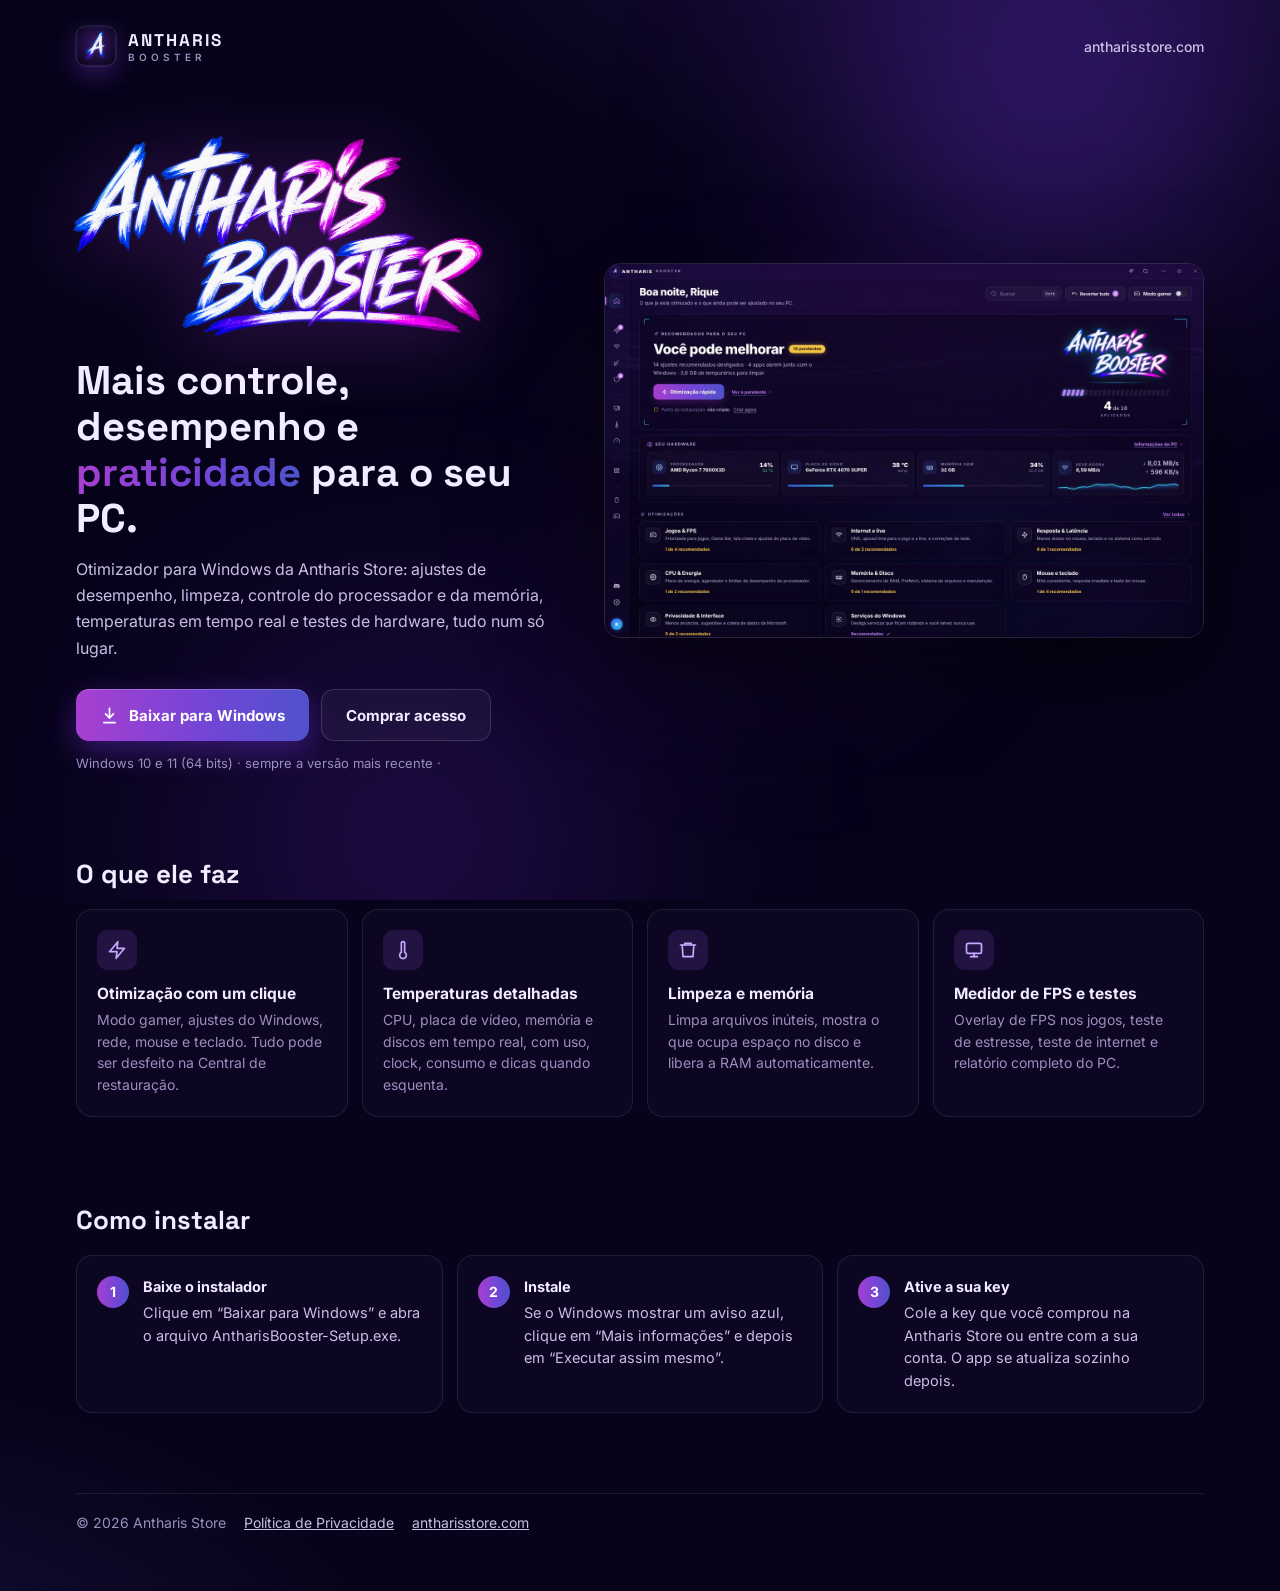
<file: docs/index.html>
<!doctype html>
<html lang="pt-BR">
<head>
<meta charset="utf-8">
<meta name="viewport" content="width=device-width, initial-scale=1">
<title>Antharis Booster</title>
<meta name="description" content="Antharis Booster: mais controle, desempenho e praticidade para o seu PC. Otimizador para Windows da Antharis Store.">
<meta name="theme-color" content="#0a0420">
<link rel="icon" href="icon.png">
<link rel="stylesheet" href="https://fonts.googleapis.com/css2?family=Inter:wght@400;500;600;700&family=Space+Grotesk:wght@600;700&display=swap">
<style>
  :root { --bg: #07031a; --card: rgba(18,8,42,.66); --line: rgba(255,255,255,.09); --text: #f1ecff; --soft: #c9bfe6; --muted: #9a8fbd; --pri: #a76bff;
    --grad: linear-gradient(90deg, #a83fd0, #7445d6 55%, #4f52cc); }
  * { box-sizing: border-box; }
  html { scroll-behavior: smooth; overflow-x: hidden; }
  body { margin: 0; min-height: 100vh; background: radial-gradient(1100px 600px at 80% -10%, rgba(124,58,237,.22), transparent 60%), radial-gradient(900px 600px at -10% 110%, rgba(79,82,204,.18), transparent 60%), var(--bg); color: var(--text); font-family: Inter, system-ui, sans-serif; overflow-x: hidden; }
  a { color: #c9a8ff; }
  .fog { position: fixed; inset: 0; pointer-events: none; z-index: 0; overflow: hidden; }
  .fog i { position: absolute; border-radius: 50%; filter: blur(90px); will-change: transform; }
  .fog .f1 { width: 760px; height: 520px; right: -12%; top: -16%; background: radial-gradient(circle, rgba(124,58,237,.40), transparent 68%); animation: fogA 34s ease-in-out infinite alternate; }
  .fog .f2 { width: 820px; height: 560px; left: 0; bottom: -24%; background: radial-gradient(circle, rgba(91,33,182,.34), transparent 68%); animation: fogB 41s ease-in-out infinite alternate; }
  .fog .f3 { width: 520px; height: 420px; left: 40%; top: 34%; background: radial-gradient(circle, rgba(168,63,208,.16), transparent 68%); animation: fogA 52s ease-in-out infinite alternate-reverse; }
  @keyframes fogA { 50% { transform: translate(-30vw, 22vh) scale(1.2); } 100% { transform: translate(-50vw, 6vh) scale(.95); } }
  @keyframes fogB { 50% { transform: translate(30vw, -26vh) scale(1.15); } 100% { transform: translate(48vw, -8vh); } }
  .wrap { position: relative; z-index: 1; max-width: 1160px; margin: 0 auto; padding: 26px 16px 60px; }
  header { display: flex; align-items: center; justify-content: space-between; gap: 12px; }
  .brand { display: flex; align-items: center; gap: 12px; text-decoration: none; color: var(--text); }
  .brand img { width: 40px; height: 40px; border-radius: 11px; box-shadow: 0 0 0 1px var(--line), 0 8px 24px rgba(124,58,237,.35); }
  .brand b { font-family: 'Space Grotesk', sans-serif; font-size: 17px; letter-spacing: .12em; }
  .brand small { display: block; font-size: 10px; letter-spacing: .4em; color: var(--muted); font-weight: 600; }
  .nav-a { color: var(--soft); text-decoration: none; font-size: 14px; font-weight: 500; }
  .hero { display: grid; grid-template-columns: 1fr 1.25fr; gap: 48px; align-items: center; margin-top: 64px; }
  .logo { width: min(420px, 100%); display: block; margin: 0 0 18px -8px; filter: drop-shadow(0 10px 40px rgba(168,63,208,.35)); animation: rise .8s cubic-bezier(.2,1,.3,1) both; }
  h1 { font-family: 'Space Grotesk', sans-serif; font-size: clamp(28px, 3.6vw, 40px); line-height: 1.15; margin: 0 0 14px; animation: rise .8s .08s cubic-bezier(.2,1,.3,1) both; }
  h1 span { background: var(--grad); -webkit-background-clip: text; background-clip: text; color: transparent; }
  .lead { color: var(--soft); line-height: 1.65; font-size: 16px; margin: 0; animation: rise .8s .16s cubic-bezier(.2,1,.3,1) both; }
  .btns { display: flex; flex-wrap: wrap; gap: 12px; margin-top: 28px; animation: rise .8s .24s cubic-bezier(.2,1,.3,1) both; }
  .btn { display: inline-flex; align-items: center; gap: 10px; height: 52px; padding: 0 24px; border-radius: 13px; font-weight: 700; font-size: 15px; text-decoration: none; transition: transform .15s, box-shadow .2s, background .2s; }
  .btn svg { width: 19px; height: 19px; }
  .btn.pri { background: var(--grad); color: #fff; box-shadow: 0 10px 30px rgba(124,58,237,.38), inset 0 1px 0 rgba(255,255,255,.2); }
  .btn.pri:hover { transform: translateY(-2px); box-shadow: 0 14px 40px rgba(124,58,237,.5); }
  .btn.sec { border: 1px solid rgba(255,255,255,.14); color: var(--text); background: rgba(255,255,255,.04); }
  .btn.sec:hover { background: rgba(255,255,255,.08); }
  .small { margin-top: 14px; font-size: 13px; color: var(--muted); animation: rise .8s .3s cubic-bezier(.2,1,.3,1) both; }
  .shot { min-width: 0; position: relative; isolation: isolate; animation: rise 1s .2s cubic-bezier(.2,1,.3,1) both; }
  .shot::before { content: ''; position: absolute; inset: -4% 0; background: radial-gradient(closest-side, rgba(124,58,237,.35), transparent); filter: blur(30px); z-index: -1; }
  .shot img { width: 100%; display: block; border-radius: 16px; border: 1px solid rgba(255,255,255,.12); box-shadow: 0 30px 90px rgba(0,0,0,.55); }
  @keyframes rise { from { opacity: 0; transform: translateY(18px); } }
  h2 { font-family: 'Space Grotesk', sans-serif; font-size: 26px; margin: 86px 0 18px; }
  .feats { display: grid; grid-template-columns: repeat(auto-fit, minmax(240px, 1fr)); gap: 14px; }
  .feat { background: var(--card); border: 1px solid var(--line); border-radius: 16px; padding: 20px; transition: transform .2s, border-color .2s; }
  .feat:hover { transform: translateY(-3px); border-color: rgba(167,107,255,.35); }
  .feat .ic { width: 40px; height: 40px; border-radius: 11px; display: grid; place-items: center; background: rgba(167,107,255,.14); color: #c9a8ff; margin-bottom: 14px; }
  .feat .ic svg { width: 20px; height: 20px; }
  .feat b { display: block; margin-bottom: 6px; font-size: 15.5px; } .feat span { color: var(--muted); font-size: 14px; line-height: 1.55; }
  .steps { display: grid; grid-template-columns: repeat(auto-fit, minmax(240px, 1fr)); gap: 14px; counter-reset: s; }
  .step { background: var(--card); border: 1px solid var(--line); border-radius: 16px; padding: 20px 20px 20px 66px; position: relative; color: var(--soft); font-size: 14.5px; line-height: 1.55; }
  .step::before { counter-increment: s; content: counter(s); position: absolute; left: 20px; top: 20px; width: 32px; height: 32px; border-radius: 50%; background: var(--grad); color: #fff; font-weight: 700; display: grid; place-items: center; font-size: 14px; }
  .step b { color: var(--text); display: block; margin-bottom: 4px; }
  footer { margin-top: 80px; padding-top: 20px; border-top: 1px solid var(--line); display: flex; flex-wrap: wrap; gap: 18px; color: var(--muted); font-size: 14px; }
  footer a { color: var(--soft); }
  @media (max-width: 860px) { .hero { grid-template-columns: 1fr; margin-top: 40px; gap: 36px; } .logo { margin-left: -4px; } }
  @media (prefers-reduced-motion: reduce) { *, *::before { animation: none !important; transition: none !important; } }
</style>
</head>
<body>
<div class="fog" aria-hidden="true"><i class="f1"></i><i class="f2"></i><i class="f3"></i></div>
<div class="wrap">
  <header>
    <a class="brand" href="./"><img src="icon.png" alt=""><div><b>ANTHARIS</b><small>BOOSTER</small></div></a>
    <a class="nav-a" href="https://antharisstore.com/">antharisstore.com</a>
  </header>
  <section class="hero">
    <div>
      <img class="logo" src="logo.png" alt="Antharis Booster">
      <h1>Mais controle, desempenho e <span>praticidade</span> para o seu PC.</h1>
      <p class="lead">Otimizador para Windows da Antharis Store: ajustes de desempenho, limpeza, controle do processador e da memória, temperaturas em tempo real e testes de hardware, tudo num só lugar.</p>
      <div class="btns">
        <a class="btn pri" href="https://github.com/riqueroder/antharis-booster-download/releases/latest/download/AntharisBooster-Setup.exe"><svg viewBox="0 0 24 24" fill="none" stroke="currentColor" stroke-width="2.2" stroke-linecap="round" stroke-linejoin="round"><path d="M12 3v12"/><path d="m7 10 5 5 5-5"/><path d="M5 21h14"/></svg>Baixar para Windows</a>
        <a class="btn sec" href="https://antharisstore.com/">Comprar acesso</a>
      </div>
      <div class="small">Windows 10 e 11 (64 bits) · sempre a versão mais recente · <span id="ver"></span></div>
    </div>
    <div class="shot"><img src="app.jpg" alt="Tela inicial do Antharis Booster"></div>
  </section>

  <h2>O que ele faz</h2>
  <section class="feats">
    <div class="feat"><div class="ic"><svg viewBox="0 0 24 24" fill="none" stroke="currentColor" stroke-width="2" stroke-linecap="round" stroke-linejoin="round"><path d="M13 2 3 14h9l-1 8 10-12h-9z"/></svg></div><b>Otimização com um clique</b><span>Modo gamer, ajustes do Windows, rede, mouse e teclado. Tudo pode ser desfeito na Central de restauração.</span></div>
    <div class="feat"><div class="ic"><svg viewBox="0 0 24 24" fill="none" stroke="currentColor" stroke-width="2" stroke-linecap="round" stroke-linejoin="round"><path d="M14 14.8V4a2 2 0 0 0-4 0v10.8a4 4 0 1 0 4 0z"/></svg></div><b>Temperaturas detalhadas</b><span>CPU, placa de vídeo, memória e discos em tempo real, com uso, clock, consumo e dicas quando esquenta.</span></div>
    <div class="feat"><div class="ic"><svg viewBox="0 0 24 24" fill="none" stroke="currentColor" stroke-width="2" stroke-linecap="round" stroke-linejoin="round"><path d="M3 6h18"/><path d="M19 6l-1 14H6L5 6"/><path d="M8 6V4h8v2"/></svg></div><b>Limpeza e memória</b><span>Limpa arquivos inúteis, mostra o que ocupa espaço no disco e libera a RAM automaticamente.</span></div>
    <div class="feat"><div class="ic"><svg viewBox="0 0 24 24" fill="none" stroke="currentColor" stroke-width="2" stroke-linecap="round" stroke-linejoin="round"><rect x="3" y="4" width="18" height="12" rx="2"/><path d="M8 20h8"/><path d="M12 16v4"/></svg></div><b>Medidor de FPS e testes</b><span>Overlay de FPS nos jogos, teste de estresse, teste de internet e relatório completo do PC.</span></div>
  </section>

  <h2>Como instalar</h2>
  <section class="steps">
    <div class="step"><b>Baixe o instalador</b>Clique em “Baixar para Windows” e abra o arquivo AntharisBooster-Setup.exe.</div>
    <div class="step"><b>Instale</b>Se o Windows mostrar um aviso azul, clique em “Mais informações” e depois em “Executar assim mesmo”.</div>
    <div class="step"><b>Ative a sua key</b>Cole a key que você comprou na Antharis Store ou entre com a sua conta. O app se atualiza sozinho depois.</div>
  </section>

  <footer><span>© 2026 Antharis Store</span><a href="privacidade/">Política de Privacidade</a><a href="https://antharisstore.com/">antharisstore.com</a></footer>
</div>
<script>
  // mostra a versão mais nova publicada no GitHub
  fetch('https://api.github.com/repos/riqueroder/antharis-booster-download/releases/latest').then(r => r.json()).then(j => { if (j && j.tag_name) document.getElementById('ver').textContent = 'versão ' + j.tag_name.replace(/^v/, ''); }).catch(() => {});
</script>
</body>
</html>
</file>
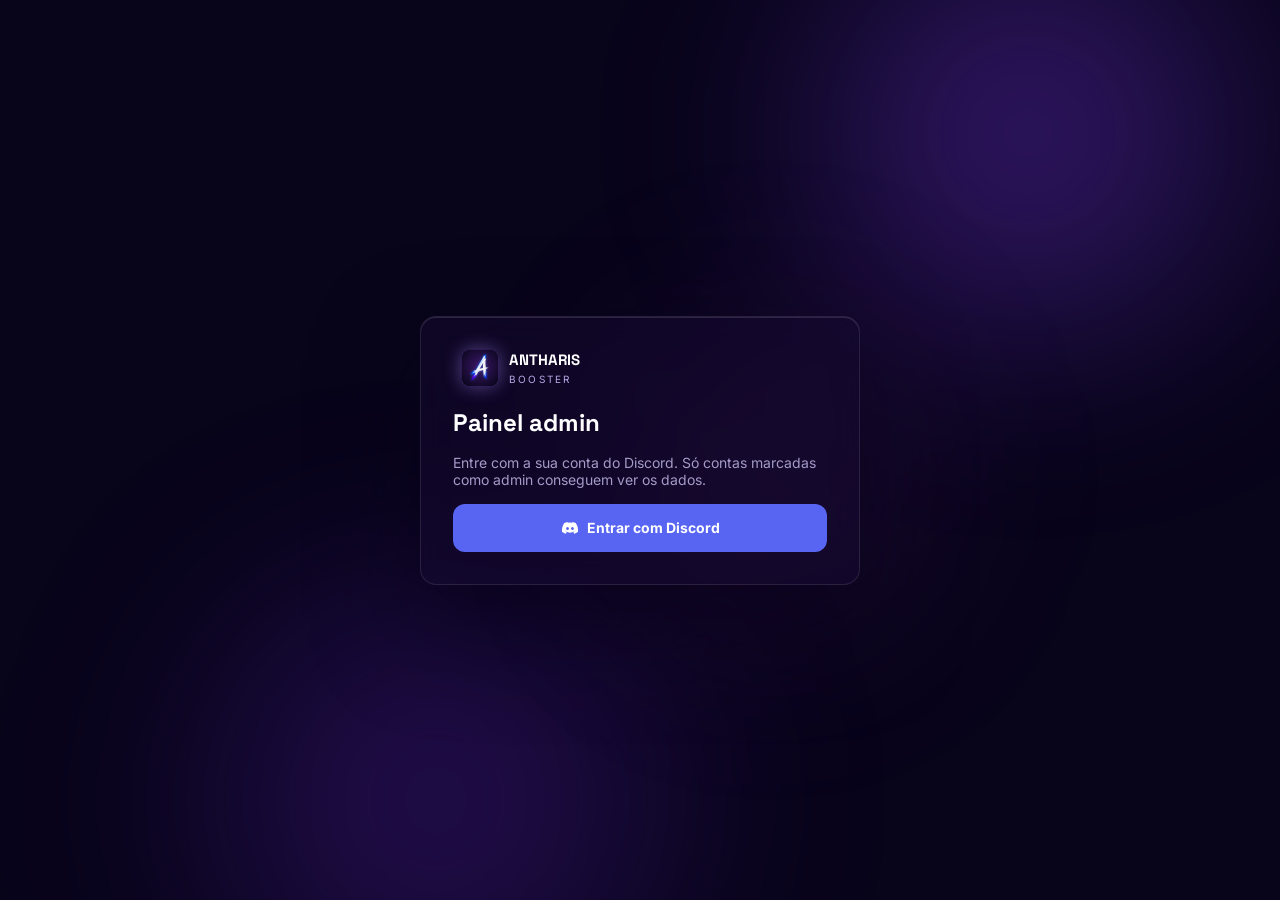
<file: docs/admin/index.html>
<!doctype html>
<html lang="pt-BR">
<head>
<meta charset="utf-8">
<meta name="viewport" content="width=device-width, initial-scale=1">
<meta name="robots" content="noindex, nofollow">
<title>Antharis Admin</title>
<link rel="icon" href="icon.png">
<link rel="preconnect" href="https://fonts.googleapis.com">
<link rel="stylesheet" href="https://fonts.googleapis.com/css2?family=Inter:wght@400;500;600;700&family=Space+Grotesk:wght@500;600;700&display=swap">
<link rel="stylesheet" href="admin.css">
</head>
<body>
<div class="fog" aria-hidden="true"><i class="f1"></i><i class="f2"></i><i class="f3"></i></div>
<div id="app"><div class="boot"><i class="spin"></i>Carregando…</div></div>
<div id="modal"></div>
<div id="toasts"></div>
<script src="supabase.js"></script>
<script src="admin.js"></script>
</body>
</html>
</file>
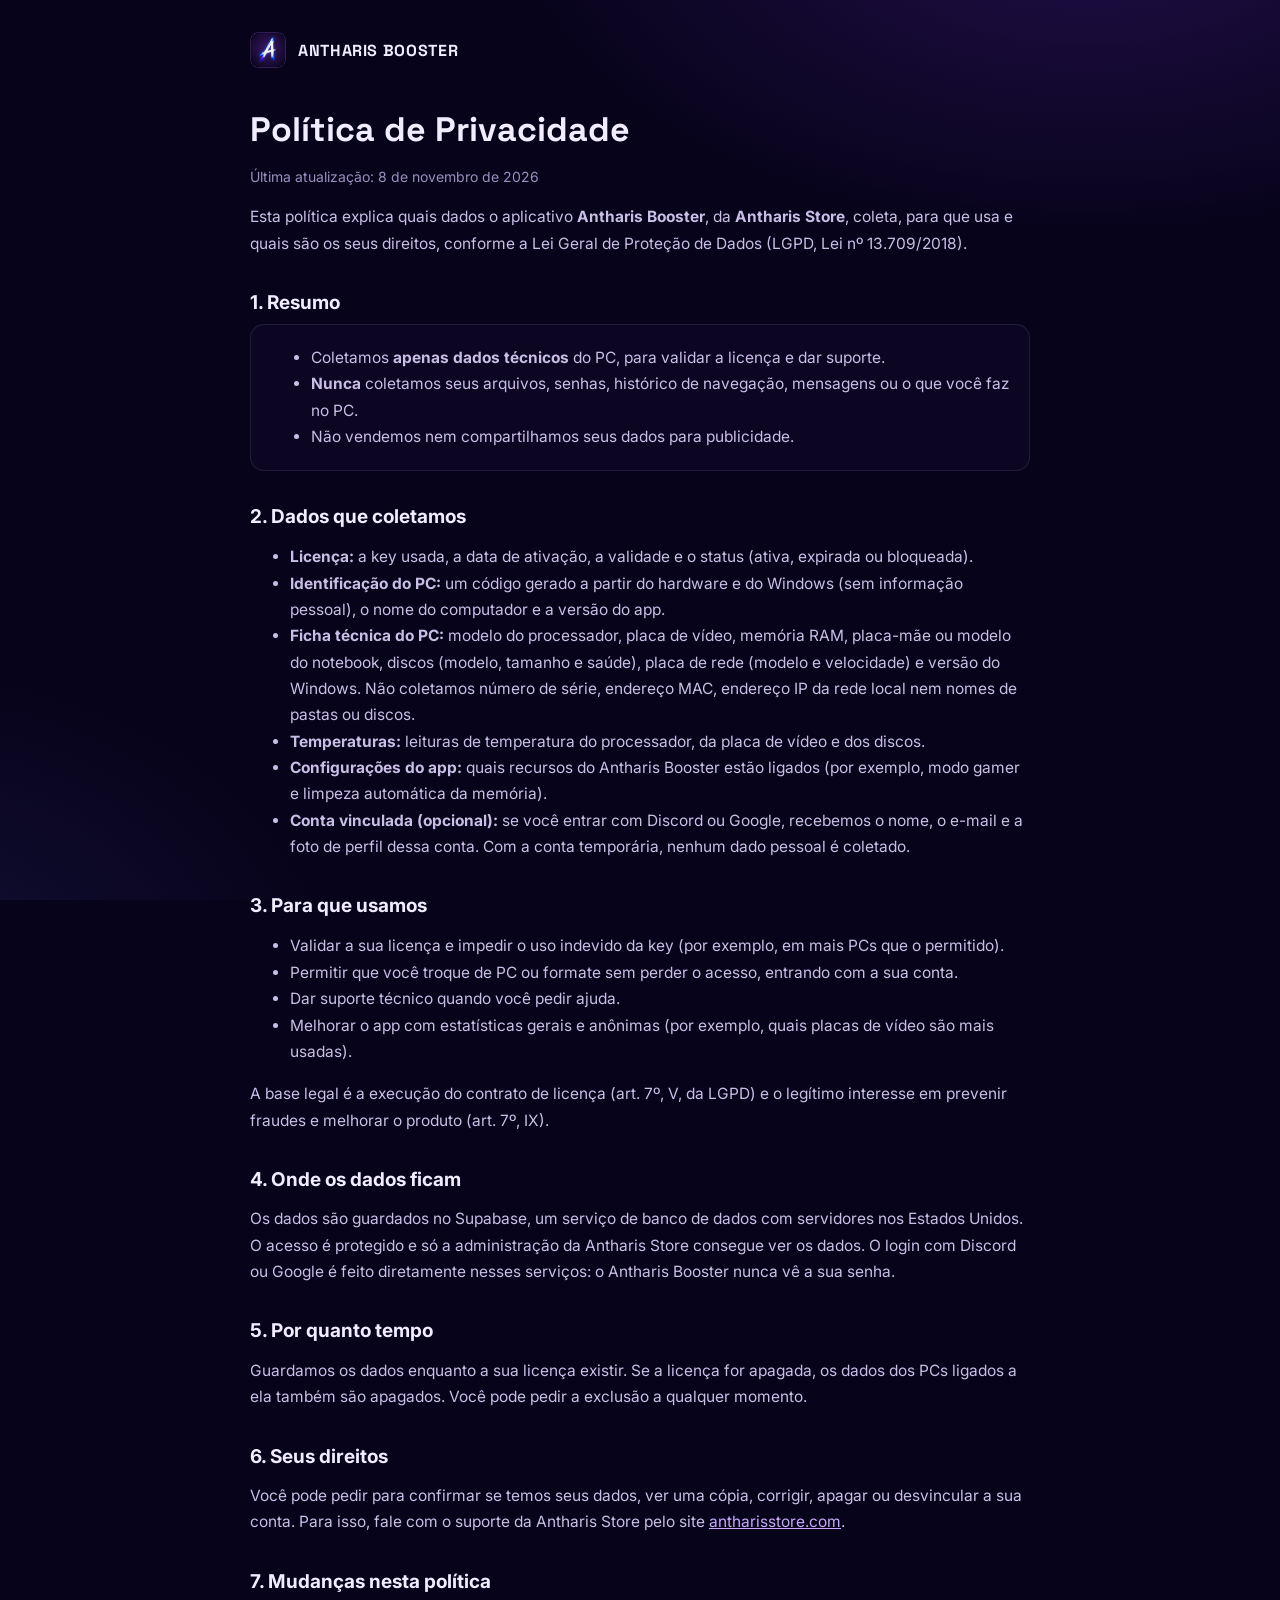
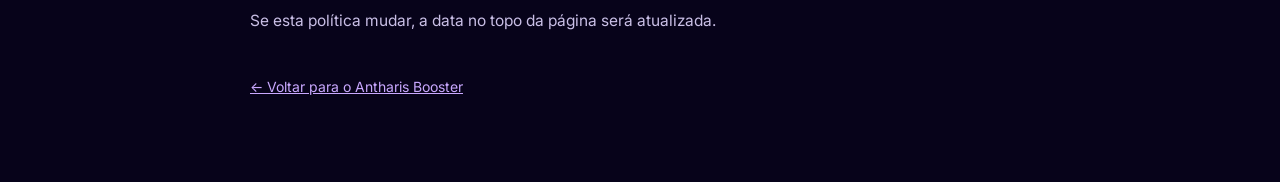
<file: docs/privacidade/index.html>
<!doctype html>
<html lang="pt-BR">
<head>
<meta charset="utf-8">
<meta name="viewport" content="width=device-width, initial-scale=1">
<title>Política de Privacidade · Antharis Booster</title>
<link rel="icon" href="../icon.png">
<link rel="stylesheet" href="https://fonts.googleapis.com/css2?family=Inter:wght@400;500;600;700&family=Space+Grotesk:wght@600;700&display=swap">
<style>
  :root { --bg: #07031a; --card: rgba(18,8,42,.66); --line: rgba(255,255,255,.09); --text: #f1ecff; --muted: #9a8fbd; --cyan: #c9a8ff; }
  body { margin: 0; background: radial-gradient(1000px 560px at 85% -10%, rgba(124,58,237,.22), transparent 60%), radial-gradient(800px 560px at -10% 110%, rgba(79,82,204,.16), transparent 60%), var(--bg); background-attachment: fixed; color: var(--text); font-family: Inter, system-ui, sans-serif; }
  a { color: var(--cyan); }
  .wrap { max-width: 780px; margin: 0 auto; padding: 32px 16px 70px; }
  header { display: flex; align-items: center; gap: 12px; margin-bottom: 40px; }
  header img { width: 36px; height: 36px; border-radius: 9px; } header a { color: var(--text); text-decoration: none; font-family: 'Space Grotesk', sans-serif; font-weight: 700; letter-spacing: .04em; }
  h1 { font-family: 'Space Grotesk', sans-serif; font-size: 34px; margin: 0 0 6px; }
  h2 { font-size: 19px; margin: 34px 0 10px; }
  p, li { color: #c9bfe6; line-height: 1.7; font-size: 15.5px; }
  .muted { color: var(--muted); font-size: 14px; }
  .box { background: var(--card); border: 1px solid var(--line); border-radius: 14px; padding: 4px 20px; }
</style>
</head>
<body>
<div class="wrap">
  <header><img src="../icon.png" alt=""><a href="../">ANTHARIS BOOSTER</a></header>
  <h1>Política de Privacidade</h1>
  <p class="muted">Última atualização: 8 de novembro de 2026</p>

  <p>Esta política explica quais dados o aplicativo <b>Antharis Booster</b>, da <b>Antharis Store</b>, coleta, para que usa e quais são os seus direitos, conforme a Lei Geral de Proteção de Dados (LGPD, Lei nº 13.709/2018).</p>

  <h2>1. Resumo</h2>
  <div class="box"><ul>
    <li>Coletamos <b>apenas dados técnicos</b> do PC, para validar a licença e dar suporte.</li>
    <li><b>Nunca</b> coletamos seus arquivos, senhas, histórico de navegação, mensagens ou o que você faz no PC.</li>
    <li>Não vendemos nem compartilhamos seus dados para publicidade.</li>
  </ul></div>

  <h2>2. Dados que coletamos</h2>
  <ul>
    <li><b>Licença:</b> a key usada, a data de ativação, a validade e o status (ativa, expirada ou bloqueada).</li>
    <li><b>Identificação do PC:</b> um código gerado a partir do hardware e do Windows (sem informação pessoal), o nome do computador e a versão do app.</li>
    <li><b>Ficha técnica do PC:</b> modelo do processador, placa de vídeo, memória RAM, placa-mãe ou modelo do notebook, discos (modelo, tamanho e saúde), placa de rede (modelo e velocidade) e versão do Windows. Não coletamos número de série, endereço MAC, endereço IP da rede local nem nomes de pastas ou discos.</li>
    <li><b>Temperaturas:</b> leituras de temperatura do processador, da placa de vídeo e dos discos.</li>
    <li><b>Configurações do app:</b> quais recursos do Antharis Booster estão ligados (por exemplo, modo gamer e limpeza automática da memória).</li>
    <li><b>Conta vinculada (opcional):</b> se você entrar com Discord ou Google, recebemos o nome, o e-mail e a foto de perfil dessa conta. Com a conta temporária, nenhum dado pessoal é coletado.</li>
  </ul>

  <h2>3. Para que usamos</h2>
  <ul>
    <li>Validar a sua licença e impedir o uso indevido da key (por exemplo, em mais PCs que o permitido).</li>
    <li>Permitir que você troque de PC ou formate sem perder o acesso, entrando com a sua conta.</li>
    <li>Dar suporte técnico quando você pedir ajuda.</li>
    <li>Melhorar o app com estatísticas gerais e anônimas (por exemplo, quais placas de vídeo são mais usadas).</li>
  </ul>
  <p>A base legal é a execução do contrato de licença (art. 7º, V, da LGPD) e o legítimo interesse em prevenir fraudes e melhorar o produto (art. 7º, IX).</p>

  <h2>4. Onde os dados ficam</h2>
  <p>Os dados são guardados no Supabase, um serviço de banco de dados com servidores nos Estados Unidos. O acesso é protegido e só a administração da Antharis Store consegue ver os dados. O login com Discord ou Google é feito diretamente nesses serviços: o Antharis Booster nunca vê a sua senha.</p>

  <h2>5. Por quanto tempo</h2>
  <p>Guardamos os dados enquanto a sua licença existir. Se a licença for apagada, os dados dos PCs ligados a ela também são apagados. Você pode pedir a exclusão a qualquer momento.</p>

  <h2>6. Seus direitos</h2>
  <p>Você pode pedir para confirmar se temos seus dados, ver uma cópia, corrigir, apagar ou desvincular a sua conta. Para isso, fale com o suporte da Antharis Store pelo site <a href="https://antharisstore.com/">antharisstore.com</a>.</p>

  <h2>7. Mudanças nesta política</h2>
  <p>Se esta política mudar, a data no topo da página será atualizada.</p>

  <p class="muted" style="margin-top:40px"><a href="../">← Voltar para o Antharis Booster</a></p>
</div>
</body>
</html>
</file>
<file: docs/admin/admin.css>
:root {
  --bg: #06080d; --side: #090d15; --card: #0b1019; --card2: #08101b; --line: #172133; --line2: #1f2b40;
  --text: #e6edf6; --soft: #c9d6e6; --muted: #8a98ad; --cyan: #2fd8ff; --cyan-t: #02121a; --blue: #4f7bff;
  --ok: #34e0a1; --warn: #f5b83d; --bad: #ff7a93;
}
* { box-sizing: border-box; }
html, body { margin: 0; background: var(--bg); color: var(--text); font-family: Inter, system-ui, sans-serif; font-size: 14px; }
a { color: var(--cyan); } a:hover { color: #8be9ff; }
button { font: inherit; cursor: pointer; }
input, select, textarea { font: inherit; color: var(--text); }
h1, h2, h3 { margin: 0; }
.boot { min-height: 100vh; display: grid; place-items: center; gap: 12px; color: var(--muted); grid-auto-flow: column; }
.spin { width: 20px; height: 20px; border-radius: 50%; border: 2.5px solid rgba(47,216,255,.25); border-top-color: var(--cyan); animation: spin .8s linear infinite; display: inline-block; }
@keyframes spin { to { transform: rotate(360deg); } }

/* layout */
.shell { display: flex; flex-wrap: wrap; min-height: 100vh; }
.side { flex: 0 0 232px; padding: 22px 14px; background: var(--side); border-right: 1px solid #141c2a; display: flex; flex-direction: column; gap: 4px; position: sticky; top: 0; height: 100vh; }
.brand { display: flex; align-items: center; gap: 10px; padding: 0 8px 4px; }
.brand i { width: 34px; height: 34px; border-radius: 10px; background: linear-gradient(135deg, var(--cyan), var(--blue)); display: grid; place-items: center; }
.brand b { display: block; font-family: 'Space Grotesk', sans-serif; font-size: 15px; } .brand small { font-size: 10px; letter-spacing: .22em; color: var(--muted); }
.side .sub { font-size: 11px; color: var(--muted); padding: 6px 8px 14px; }
.nav { display: flex; align-items: center; gap: 11px; height: 40px; padding: 0 12px; border-radius: 10px; text-decoration: none; color: #a9b8cc; font-size: 13.5px; }
.nav:hover { background: rgba(255,255,255,.03); color: var(--text); }
.nav.on { background: linear-gradient(90deg, rgba(47,216,255,.16), rgba(79,123,255,.10)); color: #e6f9ff; font-weight: 600; box-shadow: inset 0 0 0 1px rgba(47,216,255,.28); }
.nav svg { width: 17px; height: 17px; flex: none; }
.side .me { margin-top: auto; border-top: 1px solid #141c2a; padding: 14px 8px 0; display: flex; flex-direction: column; gap: 8px; font-size: 12.5px; color: var(--muted); }
.side .me button { background: none; border: 0; color: var(--soft); padding: 0; text-align: left; }
.main { flex: 999 1 560px; min-width: 0; padding: 30px 34px 60px; display: flex; flex-direction: column; gap: 18px; }
.hd { display: flex; flex-wrap: wrap; gap: 12px; align-items: flex-end; justify-content: space-between; }
.hd h1 { font-family: 'Space Grotesk', sans-serif; font-size: 30px; }
.hd p { margin: 6px 0 0; color: var(--muted); font-size: 13.5px; }
@media (max-width: 820px) { .side { position: static; height: auto; flex: 1 1 100%; flex-direction: row; flex-wrap: wrap; } .side .sub, .side .me { display: none; } .main { padding: 20px 16px 50px; } }

/* peças */
.card { background: var(--card); border: 1px solid var(--line); border-radius: 16px; padding: 20px; }
.card h2 { font-size: 15px; margin-bottom: 12px; }
.grid4 { display: grid; grid-template-columns: repeat(4, minmax(0, 1fr)); gap: 14px; }
.grid3 { display: grid; grid-template-columns: repeat(3, minmax(0, 1fr)); gap: 14px; }
.grid2 { display: grid; grid-template-columns: repeat(2, minmax(0, 1fr)); gap: 16px; }
@media (max-width: 1100px) { .grid4 { grid-template-columns: repeat(2, minmax(0, 1fr)); } .grid3 { grid-template-columns: repeat(2, minmax(0, 1fr)); } }
@media (max-width: 700px) { .grid4, .grid3, .grid2 { grid-template-columns: minmax(0, 1fr); } }
.row { display: flex; flex-wrap: wrap; gap: 16px; align-items: flex-start; }
.stat { background: var(--card); border: 1px solid var(--line); border-radius: 16px; padding: 18px; }
.stat small { font-size: 11px; letter-spacing: .12em; color: var(--muted); font-weight: 600; text-transform: uppercase; }
.stat b { display: block; font-family: 'Space Grotesk', sans-serif; font-size: 32px; margin-top: 8px; }
.stat span { font-size: 12px; color: var(--muted); }
.btn { height: 40px; padding: 0 16px; border-radius: 10px; border: 1px solid var(--line2); background: var(--card); color: var(--soft); font-weight: 600; font-size: 13px; display: inline-flex; align-items: center; gap: 8px; }
.btn:hover { border-color: #2a3c58; color: var(--text); }
.btn.pri { background: var(--cyan); color: var(--cyan-t); border: 0; } .btn.pri:hover { filter: brightness(1.08); }
.btn.cy { border-color: var(--cyan); background: #0f2433; color: var(--cyan); }
.btn.red { border-color: #6b2636; background: #2c1219; color: var(--bad); }
.btn.sm { height: 34px; padding: 0 12px; font-size: 12.5px; }
.btn:disabled { opacity: .55; cursor: default; }
.chips { display: flex; flex-wrap: wrap; gap: 6px; }
.chip { height: 36px; padding: 0 14px; border-radius: 999px; border: 1px solid var(--line2); background: transparent; color: #a9b8cc; font-size: 13px; }
.chip.on { border-color: var(--cyan); background: #0f2433; color: #e6f9ff; font-weight: 600; }
.seg { display: inline-flex; gap: 4px; background: var(--card); border: 1px solid var(--line); border-radius: 12px; padding: 4px; }
.seg button { height: 34px; padding: 0 14px; border: 0; border-radius: 9px; background: transparent; color: #a9b8cc; font-size: 13px; }
.seg button.on { background: #12324a; color: #e6f9ff; font-weight: 600; }
.in { height: 42px; border-radius: 10px; border: 1px solid var(--line2); background: var(--card2); padding: 0 12px; font-size: 13.5px; outline: none; width: 100%; }
.in:focus { border-color: var(--cyan); }
.search { width: 300px; max-width: 100%; }
.field { display: flex; flex-direction: column; gap: 6px; } .field label, .field > span { font-size: 12px; font-weight: 600; color: var(--soft); }
.tg { width: 46px; height: 26px; border-radius: 999px; border: 0; background: #1f2b40; position: relative; flex: none; }
.tg::after { content: ""; position: absolute; top: 3px; left: 3px; width: 20px; height: 20px; border-radius: 50%; background: var(--muted); transition: transform .2s, background .2s; }
.tg.on { background: var(--cyan); } .tg.on::after { transform: translateX(20px); background: var(--cyan-t); }
.tgrow { display: flex; align-items: center; justify-content: space-between; gap: 12px; }
.tgrow b { display: block; font-size: 13px; } .tgrow span { font-size: 11.5px; color: var(--muted); }
.pill { display: inline-block; padding: 4px 10px; border-radius: 999px; font-size: 12px; font-weight: 600; white-space: nowrap; }
.p-ok { background: #0f2a22; color: var(--ok); } .p-warn { background: #2a2210; color: var(--warn); } .p-bad { background: #2c1219; color: var(--bad); }
.p-off { background: #161f2d; color: #9aa9c2; } .p-cy { background: #0f2433; color: var(--cyan); } .p-dc { background: #1e2350; color: #b9c1ff; } .p-gg { background: #1f1f1f; color: #f1f1f1; box-shadow: inset 0 0 0 1px #3a3a3a; }
.tbl-wrap { background: var(--card); border: 1px solid var(--line); border-radius: 16px; overflow-x: auto; }
table { width: 100%; border-collapse: collapse; font-size: 13.5px; }
th { text-align: left; color: var(--muted); font-size: 12px; font-weight: 600; padding: 14px 10px; white-space: nowrap; }
th:first-child, td:first-child { padding-left: 18px; } th:last-child, td:last-child { padding-right: 18px; }
td { padding: 12px 10px; border-top: 1px solid #131b29; color: #c9d6e6; }
tr.click { cursor: pointer; } tr.click:hover td { background: rgba(255,255,255,.02); }
.mono { font-family: 'Space Grotesk', Consolas, monospace; letter-spacing: .04em; }
.who { display: flex; align-items: center; gap: 12px; }
.av { width: 36px; height: 36px; border-radius: 50%; flex: none; display: grid; place-items: center; font-size: 13px; font-weight: 700; background: #161f2d; color: #9aa9c2; object-fit: cover; }
.who b { display: block; color: var(--text); } .who small { color: var(--muted); font-size: 12px; }
.muted { color: var(--muted); } .empty { color: var(--muted); padding: 30px; text-align: center; }
.bar { height: 6px; border-radius: 6px; background: #131b29; margin-top: 6px; overflow: hidden; } .bar i { display: block; height: 100%; border-radius: 6px; background: linear-gradient(90deg, var(--blue), var(--cyan)); }
.rank { padding: 7px 0; } .rank > div:first-child { display: flex; justify-content: space-between; gap: 10px; font-size: 13px; } .rank em { font-style: normal; color: #a9b8cc; white-space: nowrap; }
.split { display: flex; height: 10px; border-radius: 6px; overflow: hidden; background: #131b29; margin: 4px 0 10px; }
.legend { display: flex; flex-direction: column; gap: 4px; font-size: 12.5px; color: var(--soft); } .legend i { display: inline-block; width: 9px; height: 9px; border-radius: 2px; margin-right: 6px; }
.kv { display: flex; justify-content: space-between; gap: 16px; padding: 10px 0; border-bottom: 1px solid #131b29; font-size: 13.5px; } .kv span:first-child { color: var(--muted); } .kv span:last-child { text-align: right; }
.feed { display: flex; gap: 12px; align-items: center; padding: 9px 0; border-bottom: 1px solid #131b29; } .feed small { display: block; color: var(--muted); font-size: 11.5px; }
.pcs { display: grid; grid-template-columns: repeat(auto-fill, minmax(280px, 1fr)); gap: 14px; }
.pc { display: flex; flex-direction: column; gap: 12px; padding: 18px; border-radius: 14px; background: var(--card); border: 1px solid var(--line); text-decoration: none; color: var(--text); }
.pc:hover { border-color: #2a3c58; color: var(--text); }
.pc .t { display: flex; justify-content: space-between; align-items: center; gap: 8px; } .pc .t b { font-family: 'Space Grotesk', sans-serif; font-size: 16px; overflow: hidden; text-overflow: ellipsis; white-space: nowrap; }
.pc .s { font-size: 13px; color: #a9b8cc; line-height: 1.6; } .pc .f { display: flex; justify-content: space-between; gap: 8px; font-size: 12px; color: var(--muted); border-top: 1px solid #131b29; padding-top: 10px; }
.temps { display: grid; grid-template-columns: repeat(2, minmax(0, 1fr)); gap: 10px; }
.tcell { background: var(--card2); border: 1px solid #16243a; border-radius: 12px; padding: 12px; } .tcell small { font-size: 12px; color: var(--muted); } .tcell b { display: block; font-family: 'Space Grotesk', sans-serif; font-size: 24px; margin-top: 4px; } .tcell span { font-size: 11.5px; color: var(--muted); }
.newkeys { background: #0a1a12; border: 1px solid #1d4a3e; border-radius: 12px; padding: 14px; display: flex; flex-direction: column; gap: 8px; }
.newkeys code { font-family: 'Space Grotesk', Consolas, monospace; font-size: 14px; letter-spacing: .06em; }
pre.sql { background: var(--card2); border: 1px solid var(--line); border-radius: 10px; padding: 12px; overflow-x: auto; font-size: 12.5px; }
.note { font-size: 12.5px; color: var(--muted); }

/* login */
.login { min-height: 100vh; display: grid; place-items: center; padding: 20px;
  background: radial-gradient(900px 500px at 70% -10%, rgba(47,216,255,.10), transparent 60%), radial-gradient(700px 500px at 0% 110%, rgba(79,123,255,.12), transparent 60%), var(--bg); }
.login .card { width: min(440px, 100%); padding: 32px; display: flex; flex-direction: column; gap: 16px; }
.login h1 { font-family: 'Space Grotesk', sans-serif; font-size: 24px; }
.dc { height: 48px; border: 0; border-radius: 12px; background: #5865f2; color: #fff; font-weight: 700; font-size: 14px; display: flex; align-items: center; justify-content: center; gap: 8px; }

/* modal + toasts */
#modal .bg { position: fixed; inset: 0; background: rgba(0,0,0,.6); display: grid; place-items: center; padding: 16px; z-index: 50; animation: fade .2s; }
#modal .box { width: min(560px, 100%); max-height: 90vh; overflow: auto; background: var(--card); border: 1px solid var(--line2); border-radius: 18px; padding: 24px; display: flex; flex-direction: column; gap: 14px; animation: up .25s ease; }
#modal .box h2 { font-family: 'Space Grotesk', sans-serif; font-size: 20px; }
@keyframes fade { from { opacity: 0; } } @keyframes up { from { transform: translateY(10px); opacity: 0; } }
#toasts { position: fixed; bottom: 20px; right: 20px; display: flex; flex-direction: column; gap: 8px; z-index: 60; }
.toast { background: #0f1d2e; border: 1px solid #23405f; color: var(--text); padding: 12px 16px; border-radius: 12px; font-size: 13.5px; box-shadow: 0 10px 30px rgba(0,0,0,.4); animation: up .25s ease; }
.toast.err { border-color: #6b2636; background: #2c1219; }

.daysin { display: flex; align-items: center; gap: 8px; margin-top: 4px; }
.daysin label, .daysin span { font-size: 12.5px; color: var(--muted); white-space: nowrap; font-weight: 500; }
.daysin .in { width: 110px; height: 36px; }
#modal .daysin { margin-top: 0; }

.grid4.g5 { grid-template-columns: repeat(5, minmax(0, 1fr)); }
@media (max-width: 1250px) { .grid4.g5 { grid-template-columns: repeat(3, minmax(0, 1fr)); } }
@media (max-width: 700px) { .grid4.g5 { grid-template-columns: minmax(0, 1fr); } }
.side .sub { display: flex; align-items: center; justify-content: space-between; }
.bell { position: relative; width: 34px; height: 34px; border-radius: 10px; border: 1px solid var(--line2); background: var(--card); color: var(--soft); display: grid; place-items: center; }
.bell:hover { color: var(--text); border-color: #2a3c58; }
.bell.has { color: var(--warn); border-color: rgba(245,184,61,.5); animation: bellPulse 2s ease-in-out infinite; }
.bell em { position: absolute; top: -6px; right: -6px; min-width: 18px; height: 18px; padding: 0 5px; border-radius: 9px; background: var(--bad); color: #fff; font-size: 11px; font-style: normal; font-weight: 800; display: grid; place-items: center; }
@keyframes bellPulse { 50% { box-shadow: 0 0 0 4px rgba(245,184,61,.15); } }
.alert { display: flex; gap: 12px; padding: 12px; border-radius: 12px; border: 1px solid var(--line); background: var(--card2); cursor: pointer; }
.alert:hover { border-color: #2a3c58; } .alert.new { border-color: rgba(245,184,61,.45); background: rgba(245,184,61,.05); }
.alert .al-ic { width: 34px; height: 34px; border-radius: 10px; background: rgba(255,122,147,.12); color: var(--bad); display: grid; place-items: center; flex: none; }
.alert .al-d { font-size: 13px; color: var(--soft); margin-top: 3px; } .alert small { display: block; font-size: 11.5px; color: var(--muted); margin-top: 3px; }

/* =================== tema Aurora roxa (igual ao app) =================== */
:root {
  --bg: #08041a; --side: rgba(16,7,40,.62); --card: rgba(20,9,46,.62); --card2: rgba(10,4,28,.55); --line: rgba(255,255,255,.09); --line2: rgba(255,255,255,.14);
  --text: #fff; --soft: #ddd6f5; --muted: #a49bc8; --cyan: #c4a5ff; --cyan-t: #fff; --blue: #7c3aed;
  --grad: linear-gradient(90deg, #a83fd0, #7445d6 55%, #4f52cc);
}
html, body { background: var(--bg); }
body { min-height: 100vh; }
a { color: #c4b5fd; } a:hover { color: #e9d5ff; }
/* névoa roxa se movendo no fundo */
.fog { position: fixed; inset: 0; pointer-events: none; z-index: 0; overflow: hidden; }
.fog i { position: absolute; border-radius: 50%; filter: blur(80px); will-change: transform; }
.fog .f1 { width: 760px; height: 520px; right: -10%; top: -14%; background: radial-gradient(circle, rgba(124,58,237,.42), transparent 68%); animation: fogA 34s ease-in-out infinite alternate; }
.fog .f2 { width: 820px; height: 560px; left: 2%; bottom: -20%; background: radial-gradient(circle, rgba(91,33,182,.38), transparent 68%); animation: fogB 41s ease-in-out infinite alternate; }
.fog .f3 { width: 520px; height: 420px; left: 40%; top: 30%; background: radial-gradient(circle, rgba(168,63,208,.18), transparent 68%); animation: fogA 52s ease-in-out infinite alternate-reverse; }
@keyframes fogA { 50% { transform: translate(-30vw, 22vh) scale(1.2); } 100% { transform: translate(-52vw, 6vh) scale(.95); } }
@keyframes fogB { 50% { transform: translate(30vw, -26vh) scale(1.15); } 100% { transform: translate(50vw, -8vh); } }
@media (prefers-reduced-motion: reduce) { .fog i { animation: none; } }
#app, #modal, #toasts { position: relative; z-index: 1; }
/* marca com o ícone da Antharis */
.brand i.logo { width: 38px; height: 38px; border-radius: 11px; background: none; overflow: hidden; box-shadow: 0 0 18px rgba(167,139,250,.45); }
.brand i.logo img { width: 100%; height: 100%; display: block; }
.brand small { color: #b6a8e6; }
/* peças */
.side { background: var(--side); backdrop-filter: blur(20px); border-right: 1px solid rgba(255,255,255,.08); }
.side .me { border-top-color: rgba(255,255,255,.08); }
.nav { color: #c3b9e6; } .nav:hover { background: rgba(167,139,250,.08); }
.nav.on { background: linear-gradient(90deg, rgba(168,63,208,.28), rgba(79,82,204,.14)); color: #fff; box-shadow: inset 0 0 0 1px rgba(196,165,255,.32); }
.card, .stat, .tbl-wrap, .pc, #modal .box { backdrop-filter: blur(16px); box-shadow: 0 20px 50px rgba(8,0,30,.3); }
.card, .stat, .tbl-wrap, .pc { border-color: rgba(255,255,255,.1); }
.pc:hover, .alert:hover, .btn:hover { border-color: rgba(196,165,255,.45); }
.btn { background: rgba(255,255,255,.04); }
.btn.pri { background: var(--grad); color: #fff; box-shadow: 0 8px 24px rgba(168,63,208,.32); }
.btn.cy { border-color: rgba(196,165,255,.6); background: rgba(124,58,237,.16); color: #e9d5ff; }
.btn.red { border-color: rgba(255,122,147,.45); background: rgba(255,122,147,.1); }
.chip { color: #c3b9e6; } .chip.on { border-color: rgba(196,165,255,.7); background: rgba(124,58,237,.22); color: #fff; }
.seg button { color: #c3b9e6; } .seg button.on { background: rgba(124,58,237,.35); color: #fff; }
.in { background: rgba(10,4,28,.6); } .in:focus { border-color: #a78bfa; box-shadow: 0 0 0 3px rgba(167,139,250,.18); }
.tg { background: rgba(255,255,255,.12); } .tg.on { background: #8b5cf6; } .tg.on::after { background: #fff; }
.p-ok { background: rgba(52,224,161,.12); } .p-warn { background: rgba(245,184,61,.12); } .p-bad { background: rgba(255,122,147,.12); }
.p-off { background: rgba(255,255,255,.07); color: #b2a9d4; } .p-cy { background: rgba(124,58,237,.22); color: #e9d5ff; } .p-dc { background: rgba(88,101,242,.22); }
td { border-top-color: rgba(255,255,255,.06); } tr.click:hover td { background: rgba(167,139,250,.06); }
.kv, .feed, .pc .f { border-color: rgba(255,255,255,.06); }
.av { background: #2a1557; color: #ddd6fe; }
.bar, .split { background: rgba(255,255,255,.07); } .bar i { background: var(--grad); }
.tcell { background: rgba(10,4,28,.5); border-color: rgba(255,255,255,.08); }
.newkeys { background: rgba(52,224,161,.06); border-color: rgba(52,224,161,.3); }
.spin { border-color: rgba(196,165,255,.25); border-top-color: #c4a5ff; }
.login { background: transparent; } .login .card { box-shadow: 0 40px 100px rgba(6,0,24,.6), inset 0 1px 0 rgba(255,255,255,.12); }
.toast { background: rgba(24,10,56,.95); border-color: rgba(196,165,255,.35); }
.bell { background: rgba(255,255,255,.04); }
.alert { background: rgba(10,4,28,.5); }
/* lixeira */
.trash { display: flex; flex-direction: column; gap: 14px; }
.tr-h { display: flex; justify-content: space-between; align-items: flex-start; gap: 14px; flex-wrap: wrap; }
.tr-item .pc { background: rgba(255,255,255,.03); }

/* seleção de várias keys */
.kbar { display: flex; align-items: center; justify-content: space-between; gap: 10px; flex-wrap: wrap; }
.bulk { display: flex; align-items: center; gap: 8px; flex-wrap: wrap; margin: 12px 0 0; padding: 10px 14px; border-radius: 12px; border: 1px solid rgba(196,165,255,.45); background: rgba(124,58,237,.14); position: sticky; top: 8px; z-index: 5; }
.bulk b { margin-right: auto; font-size: 13.5px; }
th.ck, td.ck { width: 38px; text-align: center; padding-left: 12px !important; padding-right: 0 !important; }
td.ck input, th.ck input { width: 16px; height: 16px; accent-color: #8b5cf6; cursor: pointer; }
tr.sel td { background: rgba(124,58,237,.12); }
</file>
